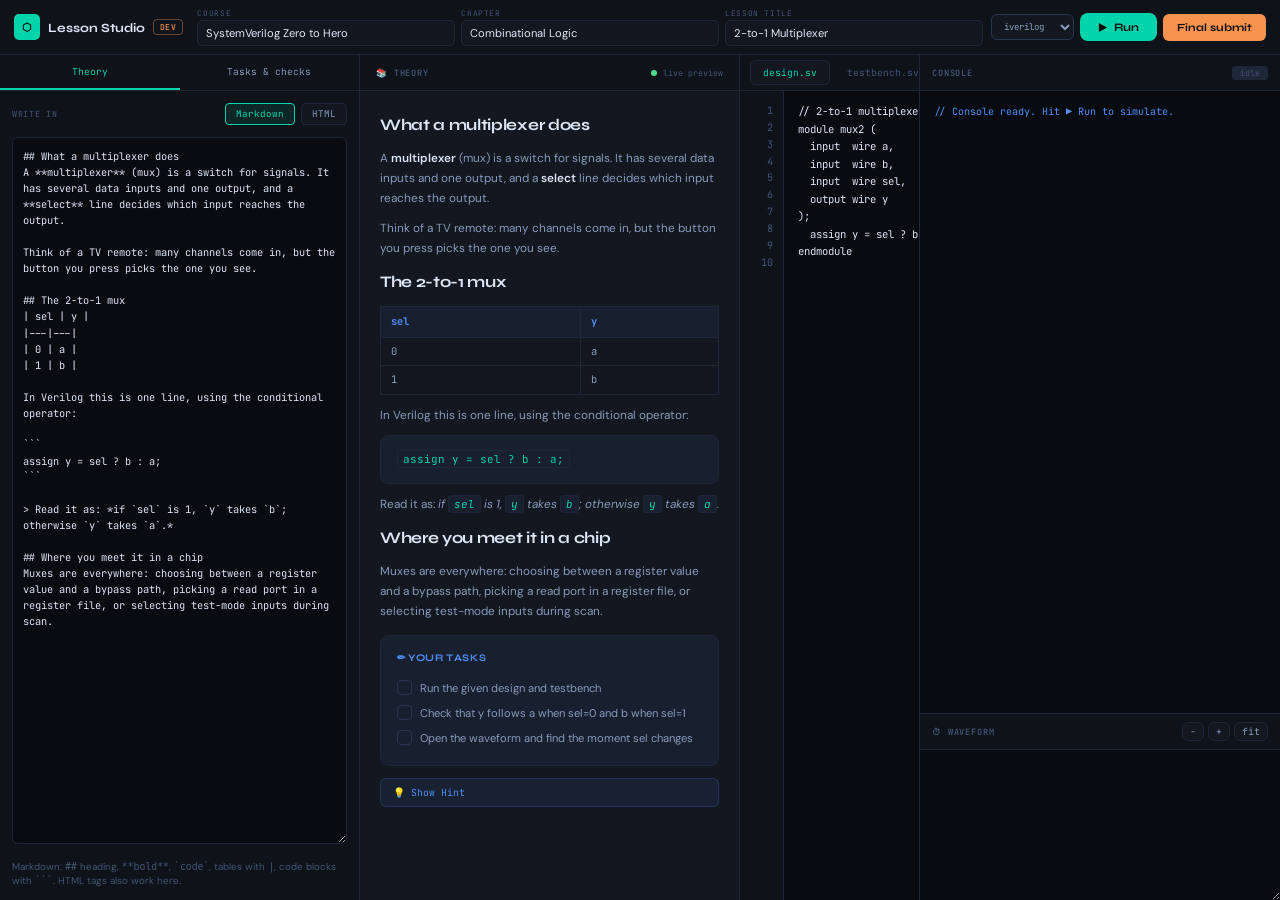
<file: developer_16337385132afa76/index.html>
<!DOCTYPE html>
<html lang="en">
<head>
<meta charset="UTF-8">
<meta name="viewport" content="width=device-width, initial-scale=1.0">
<meta name="robots" content="noindex, nofollow">
<title>All About VLSI — Lesson Studio</title>
<link rel="icon" type="image/svg+xml" href="/favicon.svg">
<link rel="stylesheet" href="/css/style.css">
<style>
/* Lesson Studio (/dev) — builds on style.css tokens. Layout: author pane | live theory | editor | output */
#studio { display:flex; flex-direction:column; height:100%; }

.studio-nav { display:flex; align-items:center; gap:8px; padding:0 14px; min-height:var(--nav-h); background:var(--surface); border-bottom:1px solid var(--border); flex-wrap:wrap; padding-block:8px; }
.studio-brand { font-family:var(--head); font-weight:700; font-size:0.9rem; color:var(--text); display:flex; align-items:center; gap:8px; margin-right:6px; white-space:nowrap; }
.studio-brand .tag { font-family:var(--mono); font-size:0.58rem; font-weight:500; color:var(--accent3); border:1px solid rgba(247,147,79,0.4); padding:2px 6px; border-radius:4px; letter-spacing:0.06em; text-transform:uppercase; }
.meta-fields { display:flex; gap:6px; flex:1; min-width:0; flex-wrap:wrap; }
.meta-field { display:flex; flex-direction:column; gap:2px; flex:1; min-width:130px; }
.meta-field label { font-family:var(--mono); font-size:0.55rem; color:var(--muted); text-transform:uppercase; letter-spacing:0.08em; }
.meta-field input { background:var(--panel); border:1px solid var(--border); color:var(--text); font-family:var(--body); font-size:0.8rem; padding:5px 8px; border-radius:5px; width:100%; }
.meta-field input:focus, .author-area:focus, .author-input:focus { outline:none; border-color:var(--accent); }
.studio-actions { display:flex; gap:6px; align-items:center; }
.submit-btn { font-family:var(--head); font-weight:700; font-size:0.78rem; background:var(--accent3); color:var(--bg); border:none; padding:7px 14px; border-radius:6px; cursor:pointer; white-space:nowrap; }
.submit-btn:hover { filter:brightness(1.08); }
.submit-btn:focus-visible, .run-btn:focus-visible, .fmt-btn:focus-visible, .author-tab:focus-visible { outline:2px solid var(--accent2); outline-offset:2px; }

/* Author pane replaces the lesson sidebar */
.author-pane { width:360px; min-width:300px; background:var(--surface); border-right:1px solid var(--border); display:flex; flex-direction:column; overflow:hidden; }
.author-tabs { display:flex; border-bottom:1px solid var(--border); }
.author-tab { flex:1; background:none; border:none; border-bottom:2px solid transparent; color:var(--dim); font-family:var(--mono); font-size:0.68rem; padding:10px 6px; cursor:pointer; }
.author-tab.active { color:var(--accent); border-bottom-color:var(--accent); }
.author-body { flex:1; overflow-y:auto; padding:12px; display:flex; flex-direction:column; gap:12px; }
.author-body[hidden] { display:none !important; }
.fmt-row { display:flex; align-items:center; gap:6px; }
.fmt-row .lbl { font-family:var(--mono); font-size:0.6rem; color:var(--muted); text-transform:uppercase; letter-spacing:0.08em; margin-right:auto; }
.fmt-btn { font-family:var(--mono); font-size:0.66rem; background:var(--panel); border:1px solid var(--border); color:var(--dim); padding:4px 10px; border-radius:4px; cursor:pointer; }
.fmt-btn.active { background:rgba(0,212,170,0.1); border-color:var(--accent); color:var(--accent); }
.author-area, .author-input { width:100%; background:var(--bg); border:1px solid var(--border); color:var(--text); font-family:var(--mono); font-size:0.74rem; line-height:1.55; padding:10px; border-radius:6px; resize:vertical; }
.author-area.theory-src { flex:1; min-height:320px; }
.field-label { font-family:var(--mono); font-size:0.6rem; color:var(--muted); text-transform:uppercase; letter-spacing:0.08em; display:block; margin-bottom:5px; }
.field-help { font-size:0.7rem; color:var(--muted); margin-top:4px; line-height:1.45; }
.live-dot { display:inline-block; width:6px; height:6px; border-radius:50%; background:var(--success); margin-right:6px; vertical-align:middle; }

/* Submit dialog */
.studio-modal-bg { position:fixed; inset:0; background:rgba(4,6,10,0.72); display:flex; align-items:center; justify-content:center; z-index:50; padding:16px; }
.studio-modal-bg[hidden] { display:none !important; }
.studio-modal { background:var(--surface); border:1px solid var(--border2); border-radius:10px; width:min(760px,100%); max-height:90vh; display:flex; flex-direction:column; overflow:hidden; }
.studio-modal header { padding:14px 16px; border-bottom:1px solid var(--border); display:flex; gap:10px; align-items:baseline; }
.studio-modal h3 { font-family:var(--head); font-size:1rem; }
.studio-modal .path { font-family:var(--mono); font-size:0.68rem; color:var(--accent); word-break:break-all; }
.studio-modal .msg { padding:12px 16px; font-size:0.82rem; color:var(--dim); line-height:1.5; }
.studio-modal .msg.err { color:var(--warn); }
.studio-modal pre { margin:0 16px; padding:12px; background:var(--bg); border:1px solid var(--border); border-radius:6px; font-family:var(--mono); font-size:0.68rem; color:var(--text); overflow:auto; flex:1; min-height:120px; white-space:pre; }
.studio-modal footer { padding:12px 16px; display:flex; gap:8px; justify-content:flex-end; flex-wrap:wrap; }
.ghost-btn { font-family:var(--mono); font-size:0.7rem; background:var(--panel); border:1px solid var(--border); color:var(--dim); padding:7px 12px; border-radius:6px; cursor:pointer; }

.preview-note { font-family:var(--mono); font-size:0.6rem; color:var(--muted); margin-left:auto; }

@media (max-width: 768px) {
  .author-pane { display:none; position:absolute; top:0; left:0; right:0; bottom:52px; width:100% !important; min-width:0 !important; border-right:none; }
  .author-pane.mob-active { display:flex; }
  .meta-field { min-width:100px; }
  .studio-brand .tag { display:none; }
}
</style>
</head>
<body>
<div id="studio">

  <nav class="studio-nav">
    <div class="studio-brand"><div class="logo-chip">⬡</div>Lesson Studio <span class="tag">dev</span></div>
    <div class="meta-fields">
      <div class="meta-field"><label for="f-course">Course</label><input id="f-course" placeholder="e.g. SystemVerilog Zero to Hero"></div>
      <div class="meta-field"><label for="f-chapter">Chapter</label><input id="f-chapter" placeholder="e.g. Combinational Logic"></div>
      <div class="meta-field"><label for="f-title">Lesson title</label><input id="f-title" placeholder="e.g. 2-to-1 Multiplexer"></div>
    </div>
    <div class="studio-actions">
      <select class="sim-select" id="sim-select" title="Simulator">
        <option value="iverilog">iverilog</option>
        <option value="verilator">verilator</option>
      </select>
      <button class="run-btn" id="run-btn" onclick="runSimulation()">
        <svg viewBox="0 0 10 10"><polygon points="1,0 10,5 1,10"/></svg> Run
      </button>
      <button class="submit-btn" id="submit-btn" onclick="openSubmit()">Final submit</button>
    </div>
  </nav>

  <div class="lesson-body">

    <!-- 1. Author pane -->
    <aside class="author-pane" id="pane-write">
      <div class="author-tabs" role="tablist">
        <button class="author-tab active" id="atab-theory" onclick="authorTab('theory')">Theory</button>
        <button class="author-tab" id="atab-checks" onclick="authorTab('checks')">Tasks &amp; checks</button>
      </div>

      <div class="author-body" id="abody-theory">
        <div class="fmt-row">
          <span class="lbl">Write in</span>
          <button class="fmt-btn" id="fmt-markdown" onclick="setFormat('markdown')">Markdown</button>
          <button class="fmt-btn" id="fmt-html" onclick="setFormat('html')">HTML</button>
        </div>
        <textarea class="author-area theory-src" id="theory-src" spellcheck="true"></textarea>
        <div class="field-help" id="fmt-help"></div>
      </div>

      <div class="author-body" id="abody-checks" hidden>
        <div>
          <label class="field-label" for="f-tasks">Tasks · one per line</label>
          <textarea class="author-input" id="f-tasks" rows="4"></textarea>
        </div>
        <div>
          <label class="field-label" for="f-hint">Hint</label>
          <textarea class="author-input" id="f-hint" rows="5"></textarea>
        </div>
        <div>
          <label class="field-label" for="f-expected">Expected output · one per line</label>
          <textarea class="author-input" id="f-expected" rows="3"></textarea>
          <div class="field-help">The lesson counts as complete when every line here appears in the simulation output.</div>
        </div>
      </div>
    </aside>

    <!-- 2. Live theory preview (same look as the lesson page) -->
    <div class="theory-pane" id="pane-preview">
      <div class="pane-header">
        <span class="pane-label">&#128218; Theory</span>
        <span class="preview-note"><span class="live-dot"></span>live preview</span>
      </div>
      <div class="theory-content" id="theory-content"></div>
    </div>

    <!-- 3. Code -->
    <div class="editor-pane" id="pane-code">
      <div class="editor-header">
        <button class="file-tab active" id="tab-design" onclick="switchEditorTab('design')">design.sv</button>
        <button class="file-tab" id="tab-tb" onclick="switchEditorTab('tb')">testbench.sv</button>
      </div>
      <div class="editor-wrap">
        <div class="line-nums" id="lnum-design"></div>
        <textarea class="code-editor" id="editor-design" spellcheck="false" autocomplete="off" autocorrect="off" autocapitalize="off"></textarea>
        <div class="line-nums" id="lnum-tb" style="display:none;"></div>
        <textarea class="code-editor" id="editor-tb" spellcheck="false" autocomplete="off" autocorrect="off" autocapitalize="off" style="display:none;"></textarea>
      </div>
    </div>

    <!-- 4. Output -->
    <div class="output-pane" id="pane-output">
      <div class="output-header">
        <span class="pane-label">Console</span>
        <span class="status-pill" id="status-pill">idle</span>
      </div>
      <div id="console-output"></div>
      <div class="result-banner" id="result-banner"></div>
      <div class="wave-pane" id="wave-pane">
        <div class="wave-header">
          <span class="pane-label">&#9201; Waveform</span>
          <span id="wave-info" style="font-family:var(--mono);font-size:0.6rem;color:var(--muted);"></span>
          <div style="margin-left:auto;display:flex;gap:4px;">
            <button class="ghost-btn" style="padding:2px 7px" onclick="Waveform.zoomOut()" title="Zoom out">&#8722;</button>
            <button class="ghost-btn" style="padding:2px 7px" onclick="Waveform.zoomIn()" title="Zoom in">+</button>
            <button class="ghost-btn" style="padding:2px 7px" onclick="Waveform.zoomFit()" title="Fit">fit</button>
          </div>
        </div>
        <div class="wave-scroll-area" id="wave-scroll"><canvas id="wave-canvas"></canvas></div>
      </div>
    </div>

    <!-- Mobile tabs -->
    <div class="mob-tab-bar" id="mob-tab-bar">
      <button class="mob-tab" id="mob-tab-write" onclick="mobTab('write')"><span class="mob-tab-icon">&#9998;</span><span>Write</span></button>
      <button class="mob-tab" id="mob-tab-preview" onclick="mobTab('preview')"><span class="mob-tab-icon">&#128218;</span><span>Preview</span></button>
      <button class="mob-tab" id="mob-tab-code" onclick="mobTab('code')"><span class="mob-tab-icon">&#128187;</span><span>Code</span></button>
      <button class="mob-tab" id="mob-tab-output" onclick="mobTab('output')"><span class="mob-tab-icon">&#9654;</span><span>Output</span></button>
    </div>
  </div>
</div>

<!-- Submit dialog -->
<div class="studio-modal-bg" id="submit-modal" hidden>
  <div class="studio-modal" role="dialog" aria-labelledby="submit-h">
    <header><h3 id="submit-h">Submit lesson for review</h3></header>
    <div class="msg" id="submit-msg"></div>
    <div style="padding:0 16px 8px;"><span class="path" id="submit-path"></span></div>
    <pre id="submit-file"></pre>
    <footer>
      <button class="ghost-btn" onclick="closeSubmit()">Back to editing</button>
      <button class="ghost-btn" onclick="copySubmission()" id="copy-btn">Copy file</button>
      <button class="submit-btn" id="confirm-submit" onclick="confirmSubmit()">Submit for review</button>
    </footer>
  </div>
</div>

<script>/* Starter example, shown until the developer saves a draft */
window.STUDIO_SAMPLE = {"f-course": "SystemVerilog Zero to Hero", "f-chapter": "Combinational Logic", "f-title": "2-to-1 Multiplexer", "f-tasks": "Run the given design and testbench\nCheck that y follows a when sel=0 and b when sel=1\nOpen the waveform and find the moment sel changes", "f-hint": "The conditional operator works like an if/else in one line:\n  assign y = sel ? b : a;", "f-expected": "sel=1 a=0 b=1 -> y=1\nMUX TEST PASSED", "editor-design": "// 2-to-1 multiplexer: sel picks which input reaches y\nmodule mux2 (\n  input  wire a,\n  input  wire b,\n  input  wire sel,\n  output wire y\n);\n  assign y = sel ? b : a;\nendmodule\n", "editor-tb": "module tb;\n  reg a, b, sel;\n  wire y;\n\n  mux2 dut (.a(a), .b(b), .sel(sel), .y(y));\n\n  initial begin\n    $dumpfile(\"wave.vcd\");\n    $dumpvars(0, tb);\n    a = 0; b = 1; sel = 0; #10;\n    $display(\"sel=%b a=%b b=%b -> y=%b\", sel, a, b, y);\n    sel = 1; #10;\n    $display(\"sel=%b a=%b b=%b -> y=%b\", sel, a, b, y);\n    a = 1; b = 0; #10;\n    $display(\"sel=%b a=%b b=%b -> y=%b\", sel, a, b, y);\n    sel = 0; #10;\n    $display(\"sel=%b a=%b b=%b -> y=%b\", sel, a, b, y);\n    $display(\"MUX TEST PASSED\");\n    $finish;\n  end\nendmodule\n", "theory-src": "## What a multiplexer does\nA **multiplexer** (mux) is a switch for signals. It has several data inputs and one output, and a **select** line decides which input reaches the output.\n\nThink of a TV remote: many channels come in, but the button you press picks the one you see.\n\n## The 2-to-1 mux\n| sel | y |\n|---|---|\n| 0 | a |\n| 1 | b |\n\nIn Verilog this is one line, using the conditional operator:\n\n```\nassign y = sel ? b : a;\n```\n\n> Read it as: *if `sel` is 1, `y` takes `b`; otherwise `y` takes `a`.*\n\n## Where you meet it in a chip\nMuxes are everywhere: choosing between a register value and a bypass path, picking a read port in a register file, or selecting test-mode inputs during scan.\n"};</script>
<script src="/js/vendor/marked.min.js"></script>
<script src="/js/waveform.js"></script>
<script>
/* ═══ Lesson Studio ═══ */
const SIM_URL    = window.STUDIO_SIM_URL || '/simulate';
const SUBMIT_URL = window.STUDIO_SUBMIT_URL || '/dev/submit';
const $ = id => document.getElementById(id);
const SUBMIT_ENABLED = false;  // turn on once the /dev/submit endpoint exists
const STUDIO = { format: window.STUDIO_DEFAULT_FORMAT || 'markdown', tab: 'design', submission: null };
const DRAFT_KEY = 'aavlsi-studio-draft-v1';

const SAMPLE = window.STUDIO_SAMPLE || null;

/* ── Theory rendering ── */
function theoryHtml() {
  const src = $('theory-src').value;
  if (STUDIO.format === 'html') return src;
  const html = marked.parse(src, { gfm: true, breaks: false });
  // Map plain Markdown output onto the site's own lesson styles
  const box = document.createElement('div');
  box.innerHTML = html;
  box.querySelectorAll('pre').forEach(p => { p.classList.add('code-block'); });
  box.querySelectorAll('table').forEach(t => { if (!t.className) t.classList.add('truth-table'); });
  return box.innerHTML;
}

function lines(id) { return $(id).value.split('\n').map(s => s.trim()).filter(Boolean); }
function esc(s) { return s.replace(/&/g,'&amp;').replace(/</g,'&lt;').replace(/>/g,'&gt;'); }

function renderPreview() {
  const tc = $('theory-content');
  tc.innerHTML = theoryHtml();
  const tasks = lines('f-tasks');
  if (tasks.length) {
    const box = document.createElement('div');
    box.className = 'tasks-box';
    box.innerHTML = `<div class="tasks-title">✏ Your Tasks</div>` +
      tasks.map((t, i) => `<div class="task-item" id="task-${i}"><div class="task-check"></div><span>${t}</span></div>`).join('');
    tc.appendChild(box);
  }
  if ($('f-hint').value.trim()) {
    const wrap = document.createElement('div');
    wrap.innerHTML = `<button class="hint-toggle" onclick="toggleHint()">💡 Show Hint</button>
      <div class="hint-box" id="hint-box"><pre class="hint-pre">${esc($('f-hint').value)}</pre></div>`;
    tc.appendChild(wrap);
  }
  saveDraft();
}
function toggleHint() {
  const b = $('hint-box'); if (!b) return;
  b.classList.toggle('show');
}

let renderTimer;
function scheduleRender() { clearTimeout(renderTimer); renderTimer = setTimeout(renderPreview, 120); }

function setFormat(fmt) {
  STUDIO.format = fmt;
  $('fmt-markdown').classList.toggle('active', fmt === 'markdown');
  $('fmt-html').classList.toggle('active', fmt === 'html');
  $('fmt-help').innerHTML = fmt === 'markdown'
    ? 'Markdown: <code>##</code> heading, <code>**bold**</code>, <code>`code`</code>, tables with <code>|</code>, code blocks with <code>```</code>. HTML tags also work here.'
    : 'HTML: the same tags the lessons use today, e.g. <code>&lt;h2&gt;</code>, <code>&lt;table class="truth-table"&gt;</code>, <code>&lt;pre class="code-block"&gt;</code>.';
  renderPreview();
}

function authorTab(t) {
  $('abody-theory').hidden = t !== 'theory';
  $('abody-checks').hidden = t !== 'checks';
  $('atab-theory').classList.toggle('active', t === 'theory');
  $('atab-checks').classList.toggle('active', t === 'checks');
}

/* ── Code editors ── */
function switchEditorTab(tab) {
  STUDIO.tab = tab;
  ['design','tb'].forEach(t => {
    $(`editor-${t}`).style.display = t === tab ? '' : 'none';
    $(`lnum-${t}`).style.display   = t === tab ? '' : 'none';
    $(`tab-${t}`).classList.toggle('active', t === tab);
  });
  syncLineNums(tab);
}
function syncLineNums(tab) {
  const ta = $(`editor-${tab}`), ln = $(`lnum-${tab}`);
  ln.innerHTML = Array.from({ length: ta.value.split('\n').length }, (_, i) => `<span>${i + 1}</span>`).join('');
  ln.scrollTop = ta.scrollTop;
}
['design','tb'].forEach(t => {
  const ta = $(`editor-${t}`);
  ta.addEventListener('input', () => { syncLineNums(t); saveDraft(); });
  ta.addEventListener('scroll', () => { $(`lnum-${t}`).scrollTop = ta.scrollTop; });
  ta.addEventListener('keydown', e => {
    if (e.key !== 'Tab') return;
    e.preventDefault();
    const s = ta.selectionStart;
    ta.value = ta.value.slice(0, s) + '  ' + ta.value.slice(ta.selectionEnd);
    ta.selectionStart = ta.selectionEnd = s + 2;
    syncLineNums(t);
  });
});

/* ── Console & simulation ── */
function addConsoleLine(text, cls) {
  const out = $('console-output'), span = document.createElement('span');
  if (cls) span.className = cls;
  span.textContent = text;
  out.appendChild(span);
  out.appendChild(document.createTextNode('\n'));
}
function clearConsole() { $('console-output').innerHTML = ''; addConsoleLine('// Console ready. Hit ▶ Run to simulate.', 'o-info'); }
function showBanner(kind, text) { const b = $('result-banner'); b.className = 'result-banner ' + kind; b.textContent = text; }

function showResult(data, expected, recorded) {
  const pill = $('status-pill');
  if (!data.success) {
    pill.className = 'status-pill err'; pill.textContent = 'error';
    addConsoleLine('Compilation error:', 'o-err');
    data.output.split('\n').forEach(l => l.trim() && addConsoleLine(l, 'o-err'));
    showBanner('fail', '✗ Compilation failed — fix errors above');
    return;
  }
  data.output.split('\n').forEach(l => l.trim() && addConsoleLine(l, l.includes('$finish') ? 'o-dim' : 'o-ok'));
  pill.className = 'status-pill ok'; pill.textContent = recorded ? 'recorded' : 'passed';
  const missing = expected.filter(ex => !data.output.includes(ex));
  if (!expected.length)       showBanner('pass', '✓ Simulation ran. Add expected output lines to check it.');
  else if (!missing.length)   showBanner('pass', `✓ All ${expected.length} expected line(s) found. A student would complete this lesson.`);
  else                        showBanner('fail', `✗ Missing expected output: ${missing.join(' · ')}`);
  if (data.vcd && data.vcd.trim()) {
    const parsed = Waveform.parseVCD(data.vcd);
    Waveform.render(parsed);
    $('wave-info').textContent = `${Object.keys(parsed.signals).length} signals`;
  }
}

async function runSimulation() {
  const btn = $('run-btn'), pill = $('status-pill'), tool = $('sim-select').value;
  const design = $('editor-design').value, tb = $('editor-tb').value, expected = lines('f-expected');
  btn.disabled = true; pill.className = 'status-pill run'; pill.textContent = 'running';
  $('result-banner').className = 'result-banner';
  clearConsole();
  addConsoleLine(`$ ${tool === 'verilator' ? 'verilator --cc --sv --trace design.sv tb.sv' : 'iverilog -g2012 design.v testbench.v'}`, 'o-info');
  try {
    const res = await fetch(SIM_URL, { method: 'POST', headers: { 'Content-Type': 'application/json' },
      body: JSON.stringify({ design, testbench: tb, tool, extra_flags: [], use_uvm: false }) });
    if (!res.ok) throw new Error(`HTTP ${res.status}`);
    showResult(await res.json(), expected, false);
  } catch (err) {
    const rec = window.STUDIO_RECORDED;
    if (rec && design.trim() === rec.design.trim() && tb.trim() === rec.testbench.trim()) {
      addConsoleLine('// Preview: simulator not reachable here, showing a recorded iverilog run of this exact code.', 'o-dim');
      showResult(rec.result, expected, true);
    } else {
      pill.className = 'status-pill err'; pill.textContent = 'offline';
      addConsoleLine('Cannot reach the simulator: ' + err.message, 'o-err');
      showBanner('fail', rec ? '✗ This preview cannot reach the simulator. On code.allaboutvlsi.com/dev, Run uses the real one.' : '✗ Simulator not reachable');
    }
  }
  if (window.innerWidth <= 768) mobTab('output');
  btn.disabled = false;
}

/* ── Submission ── */
function slug(s) { return s.toLowerCase().replace(/[^a-z0-9]+/g, '-').replace(/^-|-$/g, '').slice(0, 48) || 'untitled'; }

function buildSubmission() {
  const course = $('f-course').value.trim(), chapter = $('f-chapter').value.trim(), title = $('f-title').value.trim();
  const problems = [];
  if (!course)  problems.push('course');
  if (!chapter) problems.push('chapter');
  if (!title)   problems.push('lesson title');
  if (!$('theory-src').value.trim())   problems.push('theory');
  if (!$('editor-design').value.trim()) problems.push('design.sv');
  if (!$('editor-tb').value.trim())     problems.push('testbench.sv');
  const stamp = new Date().toISOString();
  const lesson = {
    id: `sub-${slug(title)}`,
    title,
    theory: theoryHtml(),
    tasks: lines('f-tasks'),
    hint: $('f-hint').value,
    expected: lines('f-expected'),
    design: $('editor-design').value,
    testbench: $('editor-tb').value,
  };
  const record = { course, chapter, submittedAt: stamp, theoryFormat: STUDIO.format, theorySource: $('theory-src').value, lesson };
  const path = `submissions/${slug(course)}/${slug(chapter)}/${slug(title)}.js`;
  const file = `// Lesson submission — review before adding to a course.\n// Course: ${course}\n// Chapter: ${chapter}\n// Submitted: ${stamp}\n(window.LESSON_SUBMISSIONS = window.LESSON_SUBMISSIONS || []).push(${JSON.stringify(record, null, 2)});\n`;
  return { problems, path, file, record };
}

function openSubmit() {
  const s = buildSubmission();
  STUDIO.submission = s;
  $('submit-path').textContent = s.path;
  $('submit-file').textContent = s.file;
  const msg = $('submit-msg');
  if (s.problems.length) {
    msg.className = 'msg err';
    msg.textContent = 'Fill in before submitting: ' + s.problems.join(', ') + '.';
    $('confirm-submit').disabled = true;
  } else if (!SUBMIT_ENABLED) {
    msg.className = 'msg';
    msg.textContent = 'Sending for review is not switched on yet. Copy this file and send it to Dhatri. It will go into submissions/ and will not change any course until it is approved.';
    $('confirm-submit').disabled = true;
  } else {
    msg.className = 'msg';
    msg.textContent = 'This file goes to the repo as a commit for review. It stays in submissions/ and does not change any course until it is approved.';
    $('confirm-submit').disabled = false;
  }
  $('submit-modal').hidden = false;
}
function closeSubmit() { $('submit-modal').hidden = true; }

async function confirmSubmit() {
  const s = STUDIO.submission, msg = $('submit-msg'), btn = $('confirm-submit');
  btn.disabled = true; btn.textContent = 'Submitting…';
  try {
    const res = await fetch(SUBMIT_URL, { method: 'POST', headers: { 'Content-Type': 'application/json' },
      body: JSON.stringify({ path: s.path, content: s.file, course: s.record.course, chapter: s.record.chapter, title: s.record.lesson.title }) });
    if (!res.ok) throw new Error(`HTTP ${res.status}`);
    const data = await res.json();
    msg.className = 'msg';
    msg.innerHTML = `Submitted. Review request: <a href="${data.url}" target="_blank" rel="noopener" style="color:var(--accent)">${esc(data.url)}</a>`;
    btn.textContent = 'Submitted';
  } catch (err) {
    msg.className = 'msg err';
    msg.textContent = window.STUDIO_RECORDED
      ? 'Preview only: the submit service is not connected yet. On the live page this button creates the commit for review.'
      : 'Could not submit: ' + err.message + '. Your draft is kept in this browser; try again.';
    btn.textContent = 'Submit for review'; btn.disabled = false;
  }
}

async function copySubmission() {
  const text = $('submit-file').textContent;
  try { await navigator.clipboard.writeText(text); $('copy-btn').textContent = 'Copied'; }
  catch { const r = document.createRange(); r.selectNodeContents($('submit-file')); const sel = getSelection(); sel.removeAllRanges(); sel.addRange(r); $('copy-btn').textContent = 'Selected, press Ctrl+C'; }
  setTimeout(() => $('copy-btn').textContent = 'Copy file', 2000);
}

/* ── Draft autosave (this browser only) ── */
const FIELDS = ['f-course','f-chapter','f-title','theory-src','f-tasks','f-hint','f-expected','editor-design','editor-tb'];
function saveDraft() {
  try { const d = { format: STUDIO.format }; FIELDS.forEach(id => d[id] = $(id).value); localStorage.setItem(DRAFT_KEY, JSON.stringify(d)); } catch {}
}
function loadDraft() {
  try { const d = JSON.parse(localStorage.getItem(DRAFT_KEY) || 'null'); if (d && d.format === STUDIO.format) return d; } catch {}
  return null;
}

/* ── Mobile ── */
function mobTab(name) {
  const map = { write: 'pane-write', preview: 'pane-preview', code: 'pane-code', output: 'pane-output' };
  Object.entries(map).forEach(([k, id]) => {
    $(id).classList.toggle('mob-active', k === name);
    $(`mob-tab-${k}`).classList.toggle('active', k === name);
  });
  if (name === 'output') setTimeout(() => Waveform.draw && Waveform.draw(), 50);
}

/* ── Boot ── */
(function boot() {
  const d = loadDraft() || (SAMPLE ? Object.assign({}, SAMPLE) : null);
  if (d) FIELDS.forEach(id => { if (d[id] != null) $(id).value = d[id]; });
  ['f-tasks','f-hint','f-expected'].forEach(id => $(id).addEventListener('input', scheduleRender));
  ['f-course','f-chapter','f-title'].forEach(id => $(id).addEventListener('input', saveDraft));
  $('theory-src').addEventListener('input', scheduleRender);
  Waveform.init($('wave-canvas'), $('wave-scroll'));
  switchEditorTab('design');
  setFormat(STUDIO.format);
  clearConsole();
  if (window.innerWidth <= 768) mobTab('write');
})();
</script>
</body>
</html>
</file>
<file: css/style.css>
/* ═══════════════════════════════════════════════════════
   All About VLSI — Main Stylesheet
   ═══════════════════════════════════════════════════════ */

@import url('https://fonts.googleapis.com/css2?family=JetBrains+Mono:wght@400;500;600&family=Syne:wght@400;600;700;800&family=DM+Sans:wght@300;400;500;600&display=swap');

:root {
  --bg:        #080b10;
  --surface:   #0e1219;
  --panel:     #131820;
  --card:      #181f2e;
  --border:    #1e2738;
  --border2:   #2a3550;
  --accent:    #00d4aa;
  --accent2:   #4f8ef7;
  --accent3:   #f7934f;
  --warn:      #f76f6f;
  --success:   #4fdb8f;
  --text:      #dce6f5;
  --dim:       #8899bb;
  --muted:     #445577;
  --beginner:     #4fdb8f;
  --intermediate: #4f8ef7;
  --advanced:     #f7934f;
  --mono:  'JetBrains Mono', monospace;
  --head:  'Syne', sans-serif;
  --body:  'DM Sans', sans-serif;
  --nav-h:     54px;
  --sidebar-w: 260px;
  --theory-w:  380px;
}

*, *::before, *::after { box-sizing: border-box; margin: 0; padding: 0; }
html, body { height: 100%; background: var(--bg); color: var(--text); font-family: var(--body); font-size: 14px; overflow: hidden; }

::-webkit-scrollbar { width: 5px; height: 5px; }
::-webkit-scrollbar-track { background: transparent; }
::-webkit-scrollbar-thumb { background: var(--border2); border-radius: 3px; }
::-webkit-scrollbar-thumb:hover { background: var(--muted); }

#landing-page { display: flex; flex-direction: column; height: 100vh; overflow-y: auto; background: var(--bg); }

.landing-nav {
  height: var(--nav-h); display: flex; align-items: center; padding: 0 40px;
  border-bottom: 1px solid var(--border); background: rgba(8,11,16,0.9);
  backdrop-filter: blur(10px); position: sticky; top: 0; z-index: 10;
}
.logo { font-family: var(--head); font-weight: 800; font-size: 1.1rem; color: var(--accent); letter-spacing: -0.03em; display: flex; align-items: center; gap: 10px; }
.logo-chip { width: 26px; height: 26px; background: var(--accent); border-radius: 5px; display: flex; align-items: center; justify-content: center; font-size: 0.75rem; color: var(--bg); }
.logo em { color: var(--dim); font-style: normal; }
.landing-nav-right { margin-left: auto; display: flex; align-items: center; gap: 16px; }

/* Hero — content-driven height so nothing clips */
.hero { display: flex; flex-direction: column; align-items: center; justify-content: center; text-align: center; padding: 100px 40px 80px; position: relative; overflow: hidden; }
.hero::before { content: ''; position: absolute; top: 50%; left: 50%; transform: translate(-50%, -50%); width: 900px; height: 600px; background: radial-gradient(ellipse at center, rgba(0,212,170,0.08) 0%, rgba(79,142,247,0.04) 40%, transparent 70%); pointer-events: none; }
.hero-badge { display: inline-flex; align-items: center; gap: 6px; font-family: var(--mono); font-size: 0.7rem; padding: 4px 14px; background: rgba(0,212,170,0.08); border: 1px solid rgba(0,212,170,0.2); border-radius: 20px; color: var(--accent); margin-bottom: 24px; letter-spacing: 0.05em; }
.hero-badge::before { content: ''; width: 6px; height: 6px; background: var(--accent); border-radius: 50%; animation: pulse-dot 2s infinite; }
@keyframes pulse-dot { 0%,100% { opacity: 1; } 50% { opacity: 0.3; } }
.hero-title { font-family: var(--head); font-size: clamp(2.5rem, 6vw, 4rem); font-weight: 800; line-height: 1.1; letter-spacing: -0.04em; margin-bottom: 20px; color: var(--text); }
.hero-title .hl { color: var(--accent); }
.hero-sub { font-size: 1.05rem; color: var(--dim); max-width: 540px; line-height: 1.7; margin-bottom: 40px; font-weight: 300; }
.hero-actions { display: flex; gap: 14px; align-items: center; flex-wrap: wrap; justify-content: center; }

.btn-primary { display: flex; align-items: center; gap: 8px; padding: 13px 28px; background: var(--accent); color: var(--bg); border: none; border-radius: 10px; font-family: var(--head); font-weight: 700; font-size: 0.95rem; cursor: pointer; transition: all 0.2s; letter-spacing: -0.01em; }
.btn-primary:hover { background: #00ffcc; transform: translateY(-1px); box-shadow: 0 8px 24px rgba(0,212,170,0.3); }
.btn-secondary { padding: 13px 28px; background: transparent; color: var(--text); border: 1px solid var(--border2); border-radius: 10px; font-family: var(--head); font-weight: 600; font-size: 0.95rem; cursor: pointer; transition: all 0.2s; }
.btn-secondary:hover { border-color: var(--accent); color: var(--accent); }

.stats-bar { display: flex; gap: 40px; justify-content: center; padding: 32px 40px; border-top: 1px solid var(--border); border-bottom: 1px solid var(--border); background: var(--surface); }
.stat { text-align: center; }
.stat-num { font-family: var(--head); font-size: 1.8rem; font-weight: 800; color: var(--accent); letter-spacing: -0.03em; }
.stat-label { font-size: 0.78rem; color: var(--muted); margin-top: 2px; text-transform: uppercase; letter-spacing: 0.06em; }

.modules-section { padding: 60px 40px; max-width: 1100px; margin: 0 auto; width: 100%; }
.section-title { font-family: var(--head); font-size: 1.4rem; font-weight: 700; color: var(--text); margin-bottom: 6px; letter-spacing: -0.03em; }
.section-sub { color: var(--dim); font-size: 0.88rem; margin-bottom: 32px; }
.modules-grid { display: grid; grid-template-columns: repeat(auto-fill, minmax(300px, 1fr)); gap: 16px; }

.module-card { background: var(--surface); border: 1px solid var(--border); border-radius: 12px; padding: 22px; cursor: pointer; transition: all 0.2s; position: relative; overflow: hidden; }
.module-card::before { content: ''; position: absolute; top: 0; left: 0; right: 0; height: 2px; opacity: 0; transition: opacity 0.2s; }
.module-card.beginner::before     { background: var(--beginner); }
.module-card.intermediate::before { background: var(--intermediate); }
.module-card.advanced::before     { background: var(--advanced); }
.module-card:hover { border-color: var(--border2); transform: translateY(-2px); box-shadow: 0 12px 32px rgba(0,0,0,0.3); }
.module-card:hover::before { opacity: 1; }
.card-icon { font-size: 1.8rem; margin-bottom: 12px; }
.card-title { font-family: var(--head); font-size: 0.95rem; font-weight: 700; color: var(--text); margin-bottom: 6px; }
.card-meta { display: flex; align-items: center; gap: 10px; margin-bottom: 12px; }
.level-pill { font-family: var(--mono); font-size: 0.6rem; padding: 2px 8px; border-radius: 3px; text-transform: uppercase; letter-spacing: 0.06em; font-weight: 600; }
.level-pill.beginner     { background: rgba(79,219,143,0.1);  color: var(--beginner);     border: 1px solid rgba(79,219,143,0.2);  }
.level-pill.intermediate { background: rgba(79,142,247,0.1);  color: var(--intermediate); border: 1px solid rgba(79,142,247,0.2);  }
.level-pill.advanced     { background: rgba(247,147,79,0.1);  color: var(--advanced);     border: 1px solid rgba(247,147,79,0.2);  }
.card-lesson-count { font-family: var(--mono); font-size: 0.65rem; color: var(--muted); }
.card-progress { height: 3px; background: var(--border); border-radius: 2px; overflow: hidden; }
.card-progress-fill { height: 100%; background: var(--accent); border-radius: 2px; transition: width 0.4s; }
.card-start-hint { font-size: 0.75rem; color: var(--muted); margin-top: 10px; }

#lesson-page { display: none; height: 100vh; flex-direction: column; }

.lesson-nav { height: var(--nav-h); background: var(--surface); border-bottom: 1px solid var(--border); display: flex; align-items: center; padding: 0 16px; gap: 12px; flex-shrink: 0; z-index: 50; }
.back-btn { display: flex; align-items: center; gap: 6px; font-family: var(--head); font-size: 0.78rem; font-weight: 600; color: var(--dim); background: none; border: 1px solid var(--border); border-radius: 6px; padding: 5px 12px; cursor: pointer; transition: all 0.15s; }
.back-btn:hover { color: var(--text); border-color: var(--border2); }
.lesson-nav-title { font-family: var(--head); font-size: 0.88rem; font-weight: 700; color: var(--text); white-space: nowrap; overflow: hidden; text-overflow: ellipsis; max-width: 300px; }
.lesson-nav-center { flex: 1; display: flex; justify-content: center; gap: 6px; }
.progress-dots { display: flex; gap: 5px; align-items: center; }
.pdot { width: 8px; height: 8px; border-radius: 50%; background: var(--border); cursor: pointer; transition: all 0.2s; }
.pdot.done   { background: var(--success); }
.pdot.active { background: var(--accent); width: 20px; border-radius: 4px; }
.pdot:hover  { background: var(--dim); }
.run-btn { display: flex; align-items: center; gap: 7px; padding: 7px 18px; background: var(--accent); color: var(--bg); border: none; border-radius: 8px; font-family: var(--head); font-weight: 700; font-size: 0.82rem; cursor: pointer; transition: all 0.15s; white-space: nowrap; }
.run-btn:hover  { background: #00ffcc; box-shadow: 0 4px 16px rgba(0,212,170,0.25); }
.run-btn:active { transform: scale(0.97); }
.run-btn:disabled { opacity: 0.45; cursor: not-allowed; transform: none; }
.run-btn svg { width: 9px; height: 9px; fill: var(--bg); flex-shrink: 0; }
.sim-select { font-family: var(--mono); font-size: 0.65rem; background: var(--panel); border: 1px solid var(--border2); color: var(--dim); padding: 5px 8px; border-radius: 6px; cursor: pointer; }
.nav-prev-next { display: flex; gap: 6px; }
.nav-prev-next button { font-family: var(--mono); font-size: 0.7rem; padding: 5px 10px; background: var(--panel); border: 1px solid var(--border); color: var(--dim); border-radius: 6px; cursor: pointer; transition: all 0.15s; }
.nav-prev-next button:hover { color: var(--text); border-color: var(--border2); }
.nav-prev-next button:disabled { opacity: 0.3; cursor: not-allowed; }

.lesson-body { flex: 1; display: flex; overflow: hidden; }

.lesson-sidebar { width: var(--sidebar-w); min-width: var(--sidebar-w); background: var(--surface); border-right: 1px solid var(--border); display: flex; flex-direction: column; overflow: hidden; }
.sidebar-module-header { padding: 14px 16px 10px; border-bottom: 1px solid var(--border); }
.sidebar-mod-title { font-family: var(--head); font-size: 0.72rem; font-weight: 700; color: var(--dim); text-transform: uppercase; letter-spacing: 0.08em; white-space: nowrap; overflow: hidden; text-overflow: ellipsis; }
.sidebar-lessons { flex: 1; overflow-y: auto; padding: 6px 0; }
.sidebar-lesson { display: flex; align-items: center; gap: 10px; padding: 9px 14px; cursor: pointer; transition: background 0.12s; font-size: 0.8rem; color: var(--dim); border-left: 2px solid transparent; }
.sidebar-lesson:hover { background: var(--panel); color: var(--text); }
.sidebar-lesson.active { background: rgba(0,212,170,0.06); color: var(--accent); border-left-color: var(--accent); }
.sidebar-lesson.done { color: var(--success); }
.lesson-num { width: 20px; height: 20px; border-radius: 50%; border: 1.5px solid var(--border2); display: flex; align-items: center; justify-content: center; font-family: var(--mono); font-size: 0.58rem; font-weight: 600; flex-shrink: 0; transition: all 0.2s; }
.sidebar-lesson.active .lesson-num { border-color: var(--accent); color: var(--accent); }
.sidebar-lesson.done   .lesson-num { background: var(--success); border-color: var(--success); color: var(--bg); }
.sidebar-footer { padding: 12px 14px; border-top: 1px solid var(--border); }
.sidebar-progress-label { display: flex; justify-content: space-between; font-family: var(--mono); font-size: 0.62rem; color: var(--muted); margin-bottom: 5px; }
.sidebar-prog-track { height: 3px; background: var(--border); border-radius: 2px; overflow: hidden; }
.sidebar-prog-fill { height: 100%; background: linear-gradient(90deg, var(--accent), var(--accent2)); border-radius: 2px; transition: width 0.4s; }

.theory-pane { width: var(--theory-w); min-width: 280px; background: var(--panel); border-right: 1px solid var(--border); display: flex; flex-direction: column; overflow: hidden; }
.pane-header { height: 36px; display: flex; align-items: center; padding: 0 16px; border-bottom: 1px solid var(--border); background: var(--surface); gap: 10px; flex-shrink: 0; }
.pane-label { font-family: var(--mono); font-size: 0.62rem; font-weight: 600; text-transform: uppercase; letter-spacing: 0.1em; color: var(--muted); }
.theory-content { flex: 1; overflow-y: auto; padding: 20px 20px; line-height: 1.7; min-height: 0; }
.theory-content h2 { font-family: var(--head); font-size: 1.15rem; font-weight: 700; color: var(--text); margin-bottom: 10px; letter-spacing: -0.02em; }
.theory-content h3 { font-family: var(--head); font-size: 0.88rem; font-weight: 600; color: var(--accent2); margin: 18px 0 8px; letter-spacing: -0.01em; }
.theory-content p { color: var(--dim); font-size: 0.84rem; margin-bottom: 10px; }
.theory-content ul, .theory-content ol { padding-left: 18px; margin-bottom: 10px; }
.theory-content li { color: var(--dim); font-size: 0.83rem; margin-bottom: 4px; }
.theory-content strong { color: var(--text); font-weight: 600; }
.theory-content code { font-family: var(--mono); font-size: 0.78rem; background: var(--card); border: 1px solid var(--border); padding: 1px 5px; border-radius: 3px; color: var(--accent); }
.theory-content pre.code-block { background: var(--card); border: 1px solid var(--border); border-radius: 8px; padding: 14px 16px; font-family: var(--mono); font-size: 0.75rem; line-height: 1.7; color: var(--text); overflow-x: auto; margin: 10px 0; white-space: pre; }
.theory-content table.truth-table { border-collapse: collapse; width: 100%; font-family: var(--mono); font-size: 0.75rem; margin: 10px 0; }
.truth-table th { background: var(--card); border: 1px solid var(--border); padding: 6px 10px; color: var(--accent2); text-align: left; }
.truth-table td { border: 1px solid var(--border); padding: 5px 10px; color: var(--dim); }
.flow-diagram { display: flex; align-items: center; gap: 4px; flex-wrap: wrap; margin: 12px 0; }
.flow-step { background: var(--card); border: 1px solid var(--border); border-radius: 6px; padding: 6px 10px; font-size: 0.72rem; text-align: center; color: var(--dim); line-height: 1.4; }
.flow-step small { color: var(--muted); font-family: var(--mono); font-size: 0.62rem; display: block; }
.flow-arrow { color: var(--muted); font-size: 0.9rem; }
.tasks-box { margin: 14px 0 0; padding: 14px 16px; background: var(--card); border: 1px solid var(--border); border-radius: 8px; }
.tasks-title { font-family: var(--head); font-size: 0.72rem; font-weight: 700; color: var(--accent2); text-transform: uppercase; letter-spacing: 0.06em; margin-bottom: 8px; }
.task-item { display: flex; align-items: flex-start; gap: 8px; font-size: 0.8rem; color: var(--dim); padding: 3px 0; transition: color 0.2s; }
.task-item.done { color: var(--success); text-decoration: line-through; opacity: 0.6; }
.task-check { width: 15px; height: 15px; border-radius: 4px; border: 1.5px solid var(--border2); display: flex; align-items: center; justify-content: center; font-size: 0.55rem; flex-shrink: 0; margin-top: 1px; transition: all 0.2s; }
.task-item.done .task-check { background: var(--success); border-color: var(--success); color: var(--bg); }
.hint-toggle { width: 100%; margin-top: 12px; padding: 7px 12px; background: rgba(79,142,247,0.08); border: 1px solid rgba(79,142,247,0.2); color: var(--accent2); border-radius: 6px; font-family: var(--mono); font-size: 0.7rem; cursor: pointer; text-align: left; transition: all 0.15s; }
.hint-toggle:hover { background: rgba(79,142,247,0.14); }
.hint-box { display: none; margin-top: 8px; padding: 10px 12px; background: rgba(79,142,247,0.05); border: 1px solid rgba(79,142,247,0.15); border-radius: 6px; font-size: 0.78rem; color: var(--dim); line-height: 1.6; }
.hint-box.show { display: block; }
.hint-pre { font-family: var(--mono); font-size: 0.74rem; line-height: 1.65; color: var(--dim); margin: 0; white-space: pre-wrap; word-break: break-word; }
.hint-box code { font-family: var(--mono); font-size: 0.74rem; color: var(--accent2); background: var(--card); border: 1px solid var(--border); padding: 1px 4px; border-radius: 3px; }

.editor-pane { flex: 1; display: flex; flex-direction: column; min-width: 0; border-right: 1px solid var(--border); }

/* Fix: allow many file tabs (OOP SPI chapters) to scroll rather than clip */
.editor-header {
  min-height: 36px;
  height: auto;
  background: var(--surface);
  border-bottom: 1px solid var(--border);
  display: flex;
  align-items: center;
  padding: 0 10px;
  gap: 4px;
  flex-shrink: 0;
  overflow-x: auto;
  overflow-y: hidden;
}

.file-tab { font-family: var(--mono); font-size: 0.68rem; padding: 5px 12px; border-radius: 5px; cursor: pointer; color: var(--muted); background: none; border: 1px solid transparent; transition: all 0.12s; white-space: nowrap; flex-shrink: 0; }
.file-tab.active { color: var(--accent); background: var(--panel); border-color: var(--border); }
.file-tab:hover:not(.active) { color: var(--dim); }
.file-tab-ro { opacity: 0.85; }
.file-tab-ro::after { content: ' \1F512'; font-size: 0.55rem; }
.file-tab-ro.active { color: var(--dim); background: var(--panel); border-color: var(--border); }
textarea.editor-ro { cursor: default; background: rgba(8,11,16,0.6); color: var(--dim); }

.editor-wrap { flex: 1; display: flex; overflow: hidden; background: var(--bg); }
.line-nums { padding: 12px 0; background: var(--surface); min-width: 44px; text-align: right; font-family: var(--mono); font-size: 0.73rem; line-height: 1.65; color: var(--muted); user-select: none; border-right: 1px solid var(--border); overflow: hidden; flex-shrink: 0; }
.line-nums span { display: block; padding-right: 10px; }
textarea.code-editor { flex: 1; background: var(--bg); border: none; outline: none; color: var(--text); font-family: var(--mono); font-size: 0.76rem; line-height: 1.65; padding: 12px 14px; resize: none; tab-size: 2; white-space: pre; overflow-wrap: normal; overflow-x: auto; overflow-y: auto; caret-color: var(--accent); }

.output-pane { width: 360px; min-width: 280px; display: flex; flex-direction: column; background: var(--bg); transition: width 0.3s; }
.output-pane.expanded { width: 520px; }
.output-header { height: 36px; background: var(--surface); border-bottom: 1px solid var(--border); display: flex; align-items: center; padding: 0 12px; gap: 8px; flex-shrink: 0; }
.status-pill { margin-left: auto; font-family: var(--mono); font-size: 0.58rem; padding: 2px 8px; border-radius: 3px; background: var(--border); color: var(--muted); transition: all 0.2s; }
.status-pill.ok  { background: rgba(79,219,143,0.12);  color: var(--success); }
.status-pill.err { background: rgba(247,111,111,0.12); color: var(--warn); }
.status-pill.run { background: rgba(79,142,247,0.12);  color: var(--accent2); }
#console-output { flex: 1; font-family: var(--mono); font-size: 0.72rem; line-height: 1.7; padding: 12px 14px; overflow-y: auto; white-space: pre-wrap; word-break: break-word; min-height: 0; }
.o-info  { color: var(--accent2); }
.o-ok    { color: var(--success); }
.o-err   { color: var(--warn);    }
.o-dim   { color: var(--muted);   }
.result-banner { margin: 0 12px 10px; padding: 9px 14px; border-radius: 7px; font-family: var(--head); font-size: 0.8rem; font-weight: 600; display: none; }
.result-banner.pass { background: rgba(79,219,143,0.08); border: 1px solid rgba(79,219,143,0.2); color: var(--success); display: block; }
.result-banner.fail { background: rgba(247,111,111,0.08); border: 1px solid rgba(247,111,111,0.2); color: var(--warn); display: block; }

.wave-pane { border-top: 1px solid var(--border); display: flex; flex-direction: column; background: var(--bg); min-height: 180px; max-height: 400px; resize: vertical; overflow: hidden; }
.wave-header { height: 36px; background: var(--surface); border-bottom: 1px solid var(--border); display: flex; align-items: center; padding: 0 12px; gap: 8px; flex-shrink: 0; }
.wave-expand-btn { margin-left: auto; font-family: var(--mono); font-size: 0.62rem; color: var(--muted); background: none; border: none; cursor: pointer; padding: 2px 6px; border-radius: 3px; transition: color 0.15s; }
.wave-expand-btn:hover { color: var(--text); }
.wave-scroll-area { flex: 1; overflow: auto; position: relative; }
#wave-canvas { display: block; background: var(--bg); cursor: crosshair; min-height: 140px; }
.wave-empty { flex: 1; display: flex; align-items: center; justify-content: center; font-family: var(--mono); font-size: 0.7rem; color: var(--muted); padding: 20px; }

.toast { position: fixed; bottom: 24px; right: 24px; padding: 11px 20px; border-radius: 8px; font-family: var(--head); font-size: 0.82rem; font-weight: 700; transform: translateY(60px); opacity: 0; transition: all 0.3s cubic-bezier(.34,1.56,.64,1); z-index: 999; pointer-events: none; }
.toast.pass { background: var(--success); color: var(--bg); }
.toast.info { background: var(--accent2); color: white; }
.toast.show { transform: translateY(0); opacity: 1; }

.next-lesson-wrap { padding: 10px 12px; flex-shrink: 0; border-top: 1px solid var(--border); }
.next-lesson-btn { width: 100%; padding: 9px; background: rgba(0,212,170,0.08); border: 1px solid rgba(0,212,170,0.2); color: var(--accent); border-radius: 7px; font-family: var(--head); font-weight: 700; font-size: 0.8rem; cursor: pointer; transition: all 0.2s; }
.next-lesson-btn:hover { background: rgba(0,212,170,0.15); }
.next-lesson-btn:disabled { opacity: 0.3; cursor: not-allowed; }

.veri-opts-btn { display: inline-flex; align-items: center; gap: 5px; font-family: var(--mono); font-size: 0.65rem; padding: 5px 10px; background: var(--panel); border: 1px solid var(--border2); color: var(--dim); border-radius: 6px; cursor: pointer; transition: all 0.15s; white-space: nowrap; }
.veri-opts-btn:hover  { color: var(--accent); border-color: var(--accent); }
.veri-opts-btn.active { color: var(--accent); border-color: var(--accent); background: rgba(0,212,170,0.08); }

.veri-panel { position: fixed; top: var(--nav-h); right: 0; z-index: 200; width: 340px; max-height: calc(100vh - var(--nav-h)); overflow-y: auto; background: var(--card); border: 1px solid var(--border2); border-top: none; border-right: none; border-radius: 0 0 0 12px; box-shadow: -8px 8px 32px rgba(0,0,0,0.5); animation: veri-slide-in 0.18s ease; }
@keyframes veri-slide-in { from { opacity: 0; transform: translateY(-8px); } to { opacity: 1; transform: translateY(0); } }
#veri-backdrop { position: fixed; inset: 0; z-index: 199; }
.veri-panel-header { display: flex; align-items: center; gap: 8px; padding: 12px 16px 10px; border-bottom: 1px solid var(--border); background: var(--surface); position: sticky; top: 0; z-index: 1; }
.veri-panel-title { font-family: var(--head); font-size: 0.82rem; font-weight: 700; color: var(--text); }
.veri-ver-badge { font-family: var(--mono); font-size: 0.58rem; padding: 1px 7px; border-radius: 3px; background: rgba(79,142,247,0.12); border: 1px solid rgba(79,142,247,0.25); color: var(--accent2); }
.veri-panel-close { margin-left: auto; background: none; border: none; color: var(--muted); cursor: pointer; font-size: 0.85rem; padding: 2px 5px; border-radius: 4px; transition: color 0.15s; }
.veri-panel-close:hover { color: var(--warn); }
.veri-panel-body { padding: 12px 0 8px; }
.veri-section { padding: 8px 16px 10px; border-bottom: 1px solid var(--border); }
.veri-section:last-child { border-bottom: none; }
.veri-section-title { font-family: var(--mono); font-size: 0.6rem; font-weight: 600; text-transform: uppercase; letter-spacing: 0.1em; color: var(--muted); margin-bottom: 8px; }
.veri-radio-label { display: flex; align-items: flex-start; gap: 8px; padding: 5px 4px; border-radius: 6px; cursor: pointer; transition: background 0.12s; margin-bottom: 2px; }
.veri-radio-label:hover { background: rgba(255,255,255,0.03); }
.veri-radio-label input[type="radio"] { margin-top: 3px; accent-color: var(--accent); flex-shrink: 0; }
.veri-radio-text strong { display: block; font-family: var(--mono); font-size: 0.72rem; color: var(--text); font-weight: 600; }
.veri-radio-text em { display: block; font-style: normal; font-size: 0.68rem; color: var(--muted); margin-top: 1px; }
.veri-check-label { display: flex; align-items: center; gap: 8px; padding: 4px 4px; border-radius: 5px; cursor: pointer; font-size: 0.73rem; color: var(--dim); transition: background 0.12s, color 0.12s; margin-bottom: 1px; }
.veri-check-label:hover { background: rgba(255,255,255,0.03); color: var(--text); }
.veri-check-label input[type="checkbox"] { accent-color: var(--accent); flex-shrink: 0; }
.veri-check-label code { font-family: var(--mono); font-size: 0.7rem; color: var(--accent2); background: rgba(79,142,247,0.08); padding: 0 4px; border-radius: 3px; }
.veri-select-row { display: flex; align-items: center; gap: 10px; font-size: 0.72rem; color: var(--dim); }
.veri-select { font-family: var(--mono); font-size: 0.68rem; background: var(--panel); border: 1px solid var(--border2); color: var(--dim); padding: 4px 8px; border-radius: 5px; cursor: pointer; flex: 1; outline: none; transition: border-color 0.15s; }
.veri-select:focus { border-color: var(--accent); color: var(--text); }
.veri-extra-input { width: 100%; font-family: var(--mono); font-size: 0.7rem; background: var(--panel); border: 1px solid var(--border2); color: var(--dim); border-radius: 5px; padding: 5px 8px; outline: none; box-sizing: border-box; transition: border-color 0.15s, color 0.15s; }
.veri-extra-input:focus { border-color: var(--accent); color: var(--text); }
.veri-extra-input::placeholder { color: var(--muted); }
.veri-flags-preview { margin: 4px 16px 0; padding: 7px 10px; background: var(--bg); border: 1px solid var(--border); border-radius: 6px; font-family: var(--mono); font-size: 0.64rem; color: var(--accent); word-break: break-all; line-height: 1.6; min-height: 28px; display: none; }
.veri-flags-preview.has-flags { display: block; }
.uvm-unavail { font-family: var(--mono); font-size: 0.68rem; color: var(--warn); background: rgba(247,111,111,0.07); border: 1px solid rgba(247,111,111,0.2); border-radius: 5px; padding: 5px 10px; margin-bottom: 6px; }
.uvm-subopts { margin-top: 8px; padding: 10px 12px; background: rgba(79,142,247,0.04); border: 1px solid rgba(79,142,247,0.15); border-radius: 7px; display: flex; flex-direction: column; gap: 8px; }
.uvm-row { display: flex; align-items: center; gap: 10px; }
.uvm-label { font-family: var(--mono); font-size: 0.68rem; color: var(--muted); width: 72px; flex-shrink: 0; }
.uvm-hint { font-size: 0.69rem; color: var(--muted); line-height: 1.6; border-top: 1px solid var(--border); padding-top: 7px; margin-top: 2px; }
.uvm-hint code { font-family: var(--mono); font-size: 0.67rem; color: var(--accent2); background: rgba(79,142,247,0.08); padding: 0 4px; border-radius: 3px; }
.veri-panel-actions { padding: 8px 16px 6px; display: flex; justify-content: flex-end; }
.veri-reset-btn { font-family: var(--mono); font-size: 0.65rem; padding: 4px 12px; background: none; border: 1px solid var(--border2); color: var(--muted); border-radius: 5px; cursor: pointer; transition: all 0.15s; }
.veri-reset-btn:hover { color: var(--text); border-color: var(--dim); }

.feedback-fab { position: fixed; bottom: 24px; right: 24px; z-index: 200; background: var(--panel); border: 1px solid var(--border2); color: var(--dim); font-family: var(--mono); font-size: 0.7rem; padding: 7px 14px; border-radius: 20px; cursor: pointer; box-shadow: 0 4px 16px rgba(0,0,0,0.4); transition: all 0.2s; }
.feedback-fab:hover { border-color: var(--accent); color: var(--accent); box-shadow: 0 4px 20px rgba(0,212,170,0.15); }
.feedback-overlay { display: none; position: fixed; inset: 0; background: rgba(0,0,0,0.55); z-index: 300; backdrop-filter: blur(2px); }
.feedback-modal { display: none; position: fixed; bottom: 76px; right: 24px; z-index: 400; width: 320px; background: var(--card); border: 1px solid var(--border2); border-radius: 12px; padding: 18px 20px 16px; flex-direction: column; gap: 12px; box-shadow: 0 12px 40px rgba(0,0,0,0.6); }
.feedback-header { display: flex; align-items: center; justify-content: space-between; }
.feedback-title { font-family: var(--head); font-size: 0.85rem; font-weight: 700; color: var(--text); }
.feedback-close { background: none; border: none; color: var(--muted); font-size: 0.85rem; cursor: pointer; padding: 2px 5px; border-radius: 4px; transition: color 0.15s; }
.feedback-close:hover { color: var(--warn); }
.feedback-lesson-label { font-family: var(--mono); font-size: 0.6rem; color: var(--muted); margin-top: -6px; }
.feedback-stars { display: flex; gap: 6px; }
.feedback-stars span { font-size: 1.6rem; color: var(--muted); cursor: pointer; transition: color 0.12s, transform 0.12s; line-height: 1; }
.feedback-stars span:hover, .feedback-stars span.active { color: #f7c94f; transform: scale(1.15); }
.feedback-textarea { width: 100%; background: var(--panel); border: 1px solid var(--border); border-radius: 7px; color: var(--text); font-family: var(--body); font-size: 0.75rem; padding: 8px 10px; resize: vertical; min-height: 72px; outline: none; box-sizing: border-box; transition: border-color 0.15s; }
.feedback-textarea:focus { border-color: var(--accent); }
.feedback-textarea::placeholder { color: var(--muted); }
.feedback-actions { display: flex; justify-content: flex-end; gap: 8px; }
.feedback-btn-cancel { background: none; border: 1px solid var(--border2); color: var(--dim); font-family: var(--mono); font-size: 0.7rem; padding: 5px 14px; border-radius: 6px; cursor: pointer; transition: border-color 0.15s; }
.feedback-btn-cancel:hover { border-color: var(--dim); }
.feedback-btn-send { background: rgba(0,212,170,0.12); border: 1px solid rgba(0,212,170,0.35); color: var(--accent); font-family: var(--mono); font-size: 0.7rem; font-weight: 600; padding: 5px 16px; border-radius: 6px; cursor: pointer; transition: all 0.15s; }
.feedback-btn-send:hover { background: rgba(0,212,170,0.22); border-color: var(--accent); }

@media (max-width: 1100px) { :root { --theory-w: 300px; } }
@media (max-width: 900px)  { :root { --sidebar-w: 200px; --theory-w: 260px; } .output-pane { width: 300px; } }

.mob-tab-bar { display: none; position: absolute; bottom: 0; left: 0; right: 0; height: 52px; background: var(--surface); border-top: 1px solid var(--border); z-index: 100; }
.mob-tab { flex: 1; display: flex; flex-direction: column; align-items: center; justify-content: center; gap: 2px; background: none; border: none; color: var(--muted); font-family: var(--body); font-size: 0.62rem; cursor: pointer; transition: color 0.15s, background 0.15s; padding: 6px 4px; }
.mob-tab:hover  { color: var(--dim); }
.mob-tab.active { color: var(--accent); background: rgba(0,212,170,0.06); }
.mob-tab-icon   { font-size: 1.2rem; line-height: 1; }
.mob-code-shortcut { display: none; }

@media (max-width: 768px) {
  .landing-nav { padding: 0 16px; }
  .hero { padding: 60px 20px 48px; }
  .hero-title { font-size: clamp(1.8rem, 8vw, 2.5rem); }
  .hero-sub   { font-size: 0.88rem; margin-bottom: 24px; }
  .hero-actions { flex-direction: column; align-items: stretch; }
  .btn-primary, .btn-secondary { justify-content: center; }
  .stats-bar { display: grid; grid-template-columns: 1fr 1fr; gap: 0; padding: 0; }
  .stat { padding: 14px 12px; border-right: 1px solid var(--border); border-bottom: 1px solid var(--border); }
  .stat:nth-child(2n) { border-right: none; }
  .stat:nth-child(3), .stat:nth-child(4) { border-bottom: none; }
  .modules-section { padding: 28px 16px; }
  .modules-grid { grid-template-columns: 1fr; }
  .lesson-nav { padding: 0 8px; gap: 5px; overflow: hidden; }
  .lesson-nav-center { display: none; }
  .nav-prev-next { display: none; }
  .lesson-nav-title { max-width: 80px; font-size: 0.72rem; }
  .sim-select { font-size: 0.58rem; padding: 3px 4px; }
  .run-btn { flex-shrink: 0; }
  .veri-opts-btn { font-size: 0.6rem; padding: 3px 6px; }
  .mob-code-shortcut { display: inline-flex; align-items: center; margin-left: auto; font-family: var(--mono); font-size: 0.65rem; padding: 4px 10px; background: rgba(0,212,170,0.1); border: 1px solid rgba(0,212,170,0.3); color: var(--accent); border-radius: 5px; cursor: pointer; white-space: nowrap; flex-shrink: 0; }
  .lesson-body { position: relative; overflow: hidden; }
  .lesson-sidebar, .theory-pane, .editor-pane, .output-pane { display: none; position: absolute; top: 0; left: 0; right: 0; bottom: 52px; width: 100% !important; min-width: 0 !important; border-right: none; }
  .lesson-sidebar.mob-active, .theory-pane.mob-active, .editor-pane.mob-active, .output-pane.mob-active { display: flex; flex-direction: column; }
  .mob-tab-bar { display: flex; }
  .veri-panel { width: 100%; border-radius: 0; border-left: none; }
  .toast        { bottom: 68px; right: 12px; }
  .feedback-fab { bottom: 68px; right: 12px; }
  .feedback-modal { right: 8px; bottom: 120px; width: calc(100vw - 16px); }
}

/* ═══════════════════════════════════════════════════════
   COURSE CARDS
   ═══════════════════════════════════════════════════════ */
.course-card { grid-column: 1 / -1; background: var(--surface); border: 1px solid var(--border2); border-radius: 16px; padding: 28px; position: relative; overflow: hidden; transition: border-color 0.2s, box-shadow 0.2s; }
.course-card::before { content: ''; position: absolute; top: 0; left: 0; right: 0; height: 3px; background: linear-gradient(90deg, var(--accent), var(--accent2), var(--accent3)); }
.course-card:hover { border-color: rgba(0,212,170,0.3); box-shadow: 0 16px 48px rgba(0,0,0,0.4); }
.course-header { display: flex; align-items: flex-start; gap: 18px; margin-bottom: 18px; }
.course-icon { font-size: 2.4rem; line-height: 1; flex-shrink: 0; }
.course-info { flex: 1; min-width: 0; }
.course-title { font-family: var(--head); font-size: 1.3rem; font-weight: 800; color: var(--text); letter-spacing: -0.03em; margin-bottom: 4px; }
.course-desc { font-size: 0.88rem; color: var(--dim); margin-bottom: 10px; line-height: 1.5; }
.course-meta { display: flex; align-items: center; gap: 8px; font-family: var(--mono); font-size: 0.68rem; color: var(--muted); flex-wrap: wrap; }
.meta-dot { color: var(--border2); }
.meta-progress { color: var(--accent); font-weight: 600; }
.course-progress-bar { height: 4px; background: var(--border); border-radius: 2px; overflow: hidden; margin-bottom: 22px; }
.course-progress-fill { height: 100%; background: linear-gradient(90deg, var(--accent), var(--accent2)); border-radius: 2px; transition: width 0.5s ease; }
.course-chapters { display: grid; grid-template-columns: repeat(auto-fill, minmax(200px, 1fr)); gap: 10px; }
.chapter-chip { display: flex; align-items: center; gap: 10px; padding: 12px 14px; background: var(--panel); border: 1px solid var(--border); border-radius: 10px; cursor: pointer; text-align: left; transition: all 0.18s; position: relative; overflow: hidden; }
.chapter-chip::before { content: ''; position: absolute; left: 0; top: 0; bottom: 0; width: 3px; opacity: 0; transition: opacity 0.18s; }
.chapter-chip.beginner::before     { background: var(--beginner); }
.chapter-chip.intermediate::before { background: var(--intermediate); }
.chapter-chip.advanced::before     { background: var(--advanced); }
.chapter-chip:hover { border-color: var(--border2); background: var(--card); transform: translateY(-1px); box-shadow: 0 6px 16px rgba(0,0,0,0.25); }
.chapter-chip:hover::before { opacity: 1; }
.chapter-num { font-family: var(--mono); font-size: 0.6rem; font-weight: 700; color: var(--muted); width: 22px; height: 22px; border-radius: 6px; background: var(--border); display: flex; align-items: center; justify-content: center; flex-shrink: 0; }
.chapter-icon { font-size: 1.1rem; line-height: 1; flex-shrink: 0; }
.chapter-name { flex: 1; font-family: var(--head); font-size: 0.78rem; font-weight: 700; color: var(--text); min-width: 0; overflow: hidden; display: -webkit-box; -webkit-line-clamp: 2; -webkit-box-orient: vertical; }
.chapter-count { font-family: var(--mono); font-size: 0.62rem; color: var(--muted); flex-shrink: 0; }
.section-divider { grid-column: 1 / -1; font-family: var(--head); font-size: 0.78rem; font-weight: 700; color: var(--muted); text-transform: uppercase; letter-spacing: 0.1em; padding: 16px 0 4px; border-top: 1px solid var(--border); margin-top: 8px; }
.sidebar-chapter-info { font-family: var(--mono); font-size: 0.62rem; color: var(--accent); margin-top: 4px; white-space: nowrap; overflow: hidden; text-overflow: ellipsis; }

@media (max-width: 768px) {
  .course-card { padding: 18px; }
  .course-title { font-size: 1.05rem; }
  .course-chapters { grid-template-columns: 1fr; gap: 8px; }
  .chapter-chip { padding: 9px 10px; gap: 7px; }
  .chapter-name { font-size: 0.76rem; -webkit-line-clamp: 1; }
}
</file>
